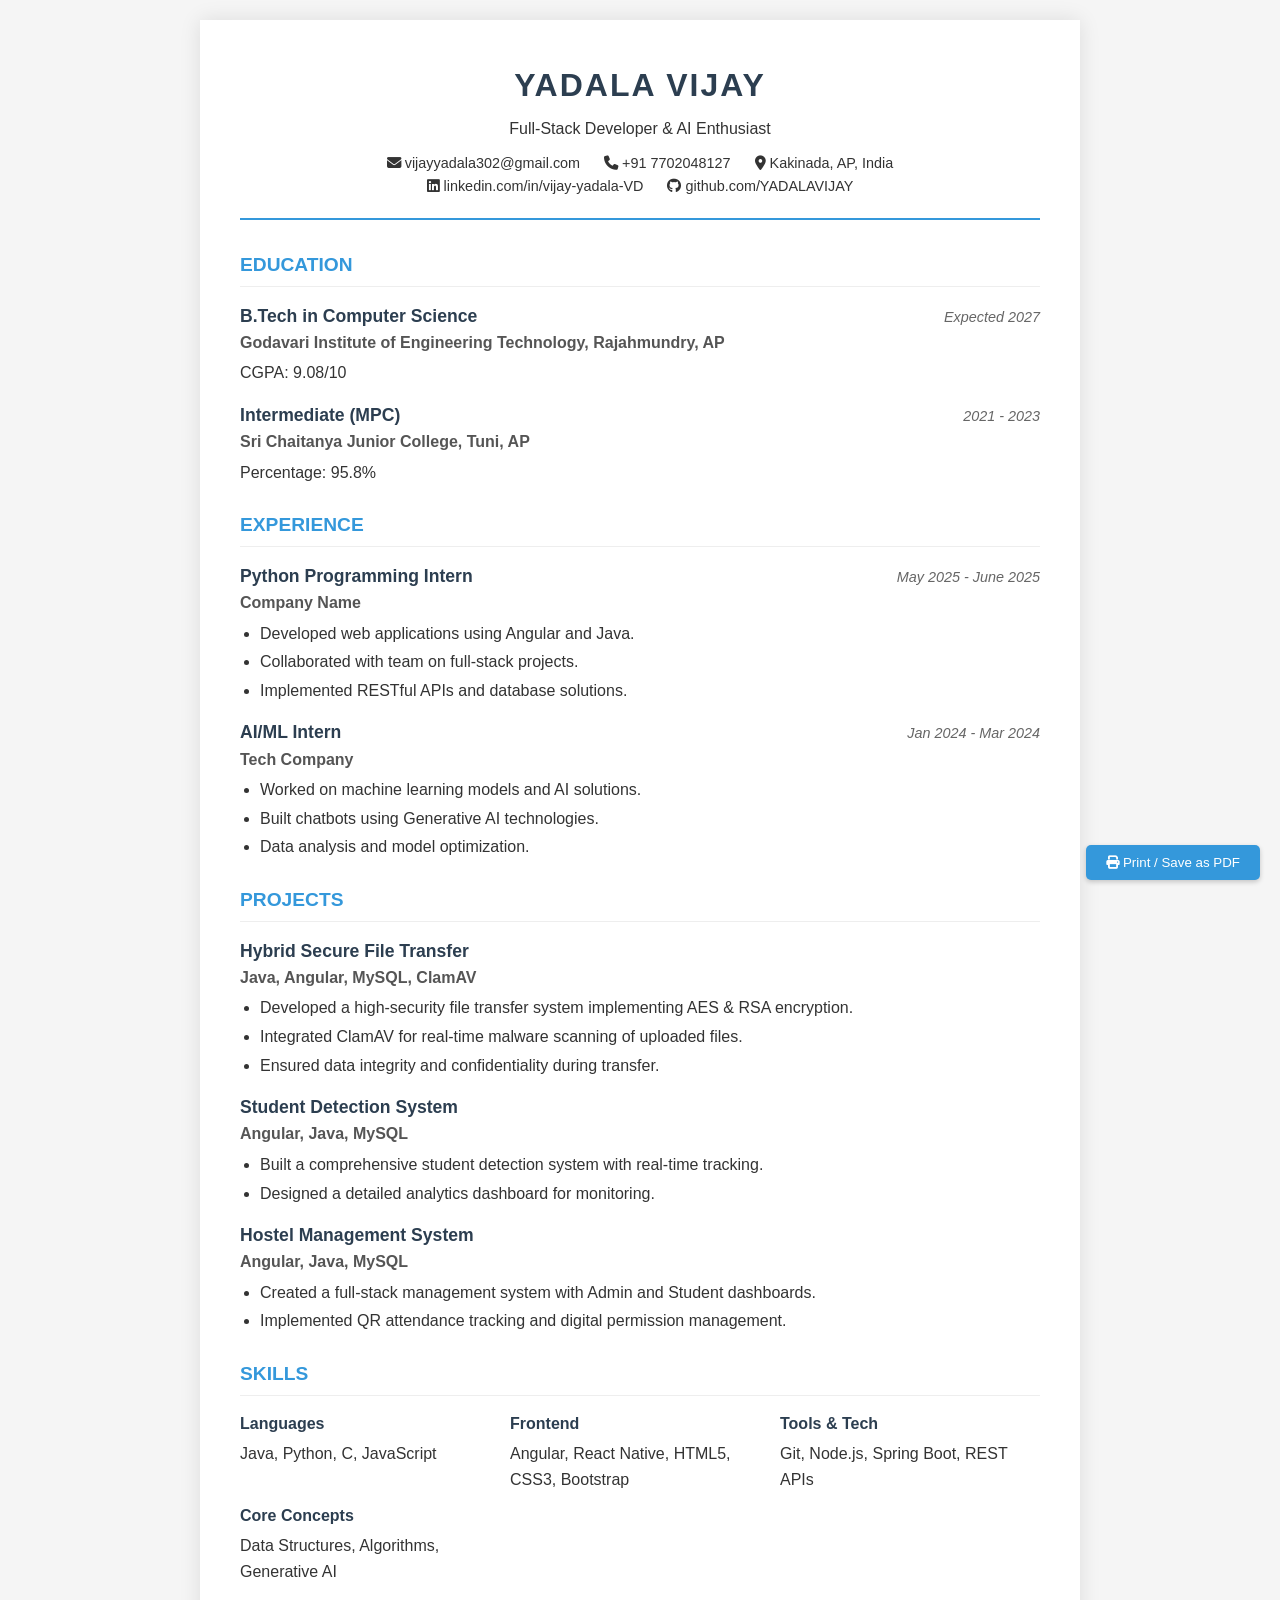
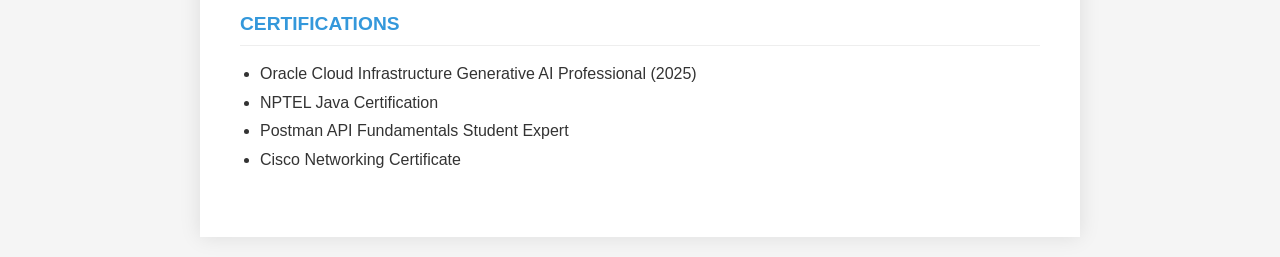
<file: resume.html>
<!DOCTYPE html>
<html lang="en">

<head>
    <meta charset="UTF-8">
    <meta name="viewport" content="width=device-width, initial-scale=1.0">
    <title>Vijay Yadala - Resume</title>
    <link rel="stylesheet" href="https://cdnjs.cloudflare.com/ajax/libs/font-awesome/6.4.0/css/all.min.css">
    <style>
        :root {
            --primary-color: #2c3e50;
            --accent-color: #3498db;
            --text-color: #333;
            --light-bg: #f5f5f5;
        }

        body {
            font-family: 'Segoe UI', Tahoma, Geneva, Verdana, sans-serif;
            line-height: 1.6;
            color: var(--text-color);
            background-color: var(--light-bg);
            margin: 0;
            padding: 20px;
        }

        .resume-container {
            max-width: 800px;
            margin: 0 auto;
            background: white;
            padding: 40px;
            box-shadow: 0 0 20px rgba(0, 0, 0, 0.1);
        }

        header {
            text-align: center;
            border-bottom: 2px solid var(--accent-color);
            padding-bottom: 20px;
            margin-bottom: 30px;
        }

        h1 {
            color: var(--primary-color);
            margin: 0;
            text-transform: uppercase;
            letter-spacing: 2px;
        }

        .contact-info {
            margin-top: 10px;
            font-size: 0.9rem;
        }

        .contact-info span {
            margin: 0 10px;
        }

        .contact-info a {
            color: var(--text-color);
            text-decoration: none;
        }

        section {
            margin-bottom: 25px;
        }

        h2 {
            color: var(--accent-color);
            border-bottom: 1px solid #eee;
            padding-bottom: 5px;
            margin-bottom: 15px;
            text-transform: uppercase;
            font-size: 1.2rem;
        }

        .experience-item,
        .education-item,
        .project-item {
            margin-bottom: 15px;
        }

        .title-row {
            display: flex;
            justify-content: space-between;
            align-items: baseline;
        }

        .title {
            font-weight: bold;
            font-size: 1.1rem;
            color: var(--primary-color);
        }

        .date,
        .location {
            font-size: 0.9rem;
            color: #666;
            font-style: italic;
        }

        .subtitle {
            font-weight: 600;
            color: #555;
            margin-bottom: 5px;
        }

        ul {
            margin: 5px 0;
            padding-left: 20px;
        }

        li {
            margin-bottom: 3px;
        }

        .skills-grid {
            display: grid;
            grid-template-columns: repeat(auto-fill, minmax(200px, 1fr));
            gap: 10px;
        }

        .skill-category {
            font-weight: bold;
            margin-bottom: 5px;
            color: var(--primary-color);
        }

        @media print {
            body {
                background: white;
                padding: 0;
            }

            .resume-container {
                box-shadow: none;
                padding: 0;
                margin: 0;
                width: 100%;
                max-width: none;
            }

            .no-print {
                display: none;
            }

            a {
                text-decoration: none;
                color: black;
            }
        }

        .print-btn {
            position: fixed;
            bottom: 20px;
            right: 20px;
            background: var(--accent-color);
            color: white;
            border: none;
            padding: 10px 20px;
            border-radius: 5px;
            cursor: pointer;
            box-shadow: 0 2px 5px rgba(0, 0, 0, 0.2);
        }
    </style>
</head>

<body>

    <button onclick="window.print()" class="print-btn no-print"><i class="fas fa-print"></i> Print / Save as
        PDF</button>

    <div class="resume-container">
        <header>
            <h1>YADALA VIJAY</h1>
            <p style="margin: 5px 0;">Full-Stack Developer & AI Enthusiast</p>
            <div class="contact-info">
                <span><i class="fas fa-envelope"></i> vijayyadala302@gmail.com</span>
                <span><i class="fas fa-phone"></i> +91 7702048127</span>
                <span><i class="fas fa-map-marker-alt"></i> Kakinada, AP, India</span>
                <br>
                <span><i class="fab fa-linkedin"></i> linkedin.com/in/vijay-yadala-VD</span>
                <span><i class="fab fa-github"></i> github.com/YADALAVIJAY</span>
            </div>
        </header>

        <section>
            <h2>Education</h2>
            <div class="education-item">
                <div class="title-row">
                    <div class="title">B.Tech in Computer Science</div>
                    <div class="date">Expected 2027</div>
                </div>
                <div class="subtitle">Godavari Institute of Engineering Technology, Rajahmundry, AP</div>
                <div>CGPA: 9.08/10</div>
            </div>
            <div class="education-item">
                <div class="title-row">
                    <div class="title">Intermediate (MPC)</div>
                    <div class="date">2021 - 2023</div>
                </div>
                <div class="subtitle">Sri Chaitanya Junior College, Tuni, AP</div>
                <div>Percentage: 95.8%</div>
            </div>
        </section>

        <section>
            <h2>Experience</h2>
            <div class="experience-item">
                <div class="title-row">
                    <div class="title">Python Programming Intern</div>
                    <div class="date">May 2025 - June 2025</div>
                </div>
                <div class="subtitle">Company Name</div>
                <ul>
                    <li>Developed web applications using Angular and Java.</li>
                    <li>Collaborated with team on full-stack projects.</li>
                    <li>Implemented RESTful APIs and database solutions.</li>
                </ul>
            </div>
            <div class="experience-item">
                <div class="title-row">
                    <div class="title">AI/ML Intern</div>
                    <div class="date">Jan 2024 - Mar 2024</div>
                </div>
                <div class="subtitle">Tech Company</div>
                <ul>
                    <li>Worked on machine learning models and AI solutions.</li>
                    <li>Built chatbots using Generative AI technologies.</li>
                    <li>Data analysis and model optimization.</li>
                </ul>
            </div>
        </section>

        <section>
            <h2>Projects</h2>
            <div class="project-item">
                <div class="title-row">
                    <div class="title">Hybrid Secure File Transfer</div>
                </div>
                <div class="subtitle">Java, Angular, MySQL, ClamAV</div>
                <ul>
                    <li>Developed a high-security file transfer system implementing AES & RSA encryption.</li>
                    <li>Integrated ClamAV for real-time malware scanning of uploaded files.</li>
                    <li>Ensured data integrity and confidentiality during transfer.</li>
                </ul>
            </div>
            <div class="project-item">
                <div class="title-row">
                    <div class="title">Student Detection System</div>
                </div>
                <div class="subtitle">Angular, Java, MySQL</div>
                <ul>
                    <li>Built a comprehensive student detection system with real-time tracking.</li>
                    <li>Designed a detailed analytics dashboard for monitoring.</li>
                </ul>
            </div>
            <div class="project-item">
                <div class="title-row">
                    <div class="title">Hostel Management System</div>
                </div>
                <div class="subtitle">Angular, Java, MySQL</div>
                <ul>
                    <li>Created a full-stack management system with Admin and Student dashboards.</li>
                    <li>Implemented QR attendance tracking and digital permission management.</li>
                </ul>
            </div>
        </section>

        <section>
            <h2>Skills</h2>
            <div class="skills-grid">
                <div>
                    <div class="skill-category">Languages</div>
                    <div>Java, Python, C, JavaScript</div>
                </div>
                <div>
                    <div class="skill-category">Frontend</div>
                    <div>Angular, React Native, HTML5, CSS3, Bootstrap</div>
                </div>
                <div>
                    <div class="skill-category">Tools & Tech</div>
                    <div>Git, Node.js, Spring Boot, REST APIs</div>
                </div>
                <div>
                    <div class="skill-category">Core Concepts</div>
                    <div>Data Structures, Algorithms, Generative AI</div>
                </div>
            </div>
        </section>

        <section>
            <h2>Certifications</h2>
            <ul>
                <li>Oracle Cloud Infrastructure Generative AI Professional (2025)</li>
                <li>NPTEL Java Certification</li>
                <li>Postman API Fundamentals Student Expert</li>
                <li>Cisco Networking Certificate</li>
            </ul>
        </section>
    </div>

</body>

</html>
</file>
